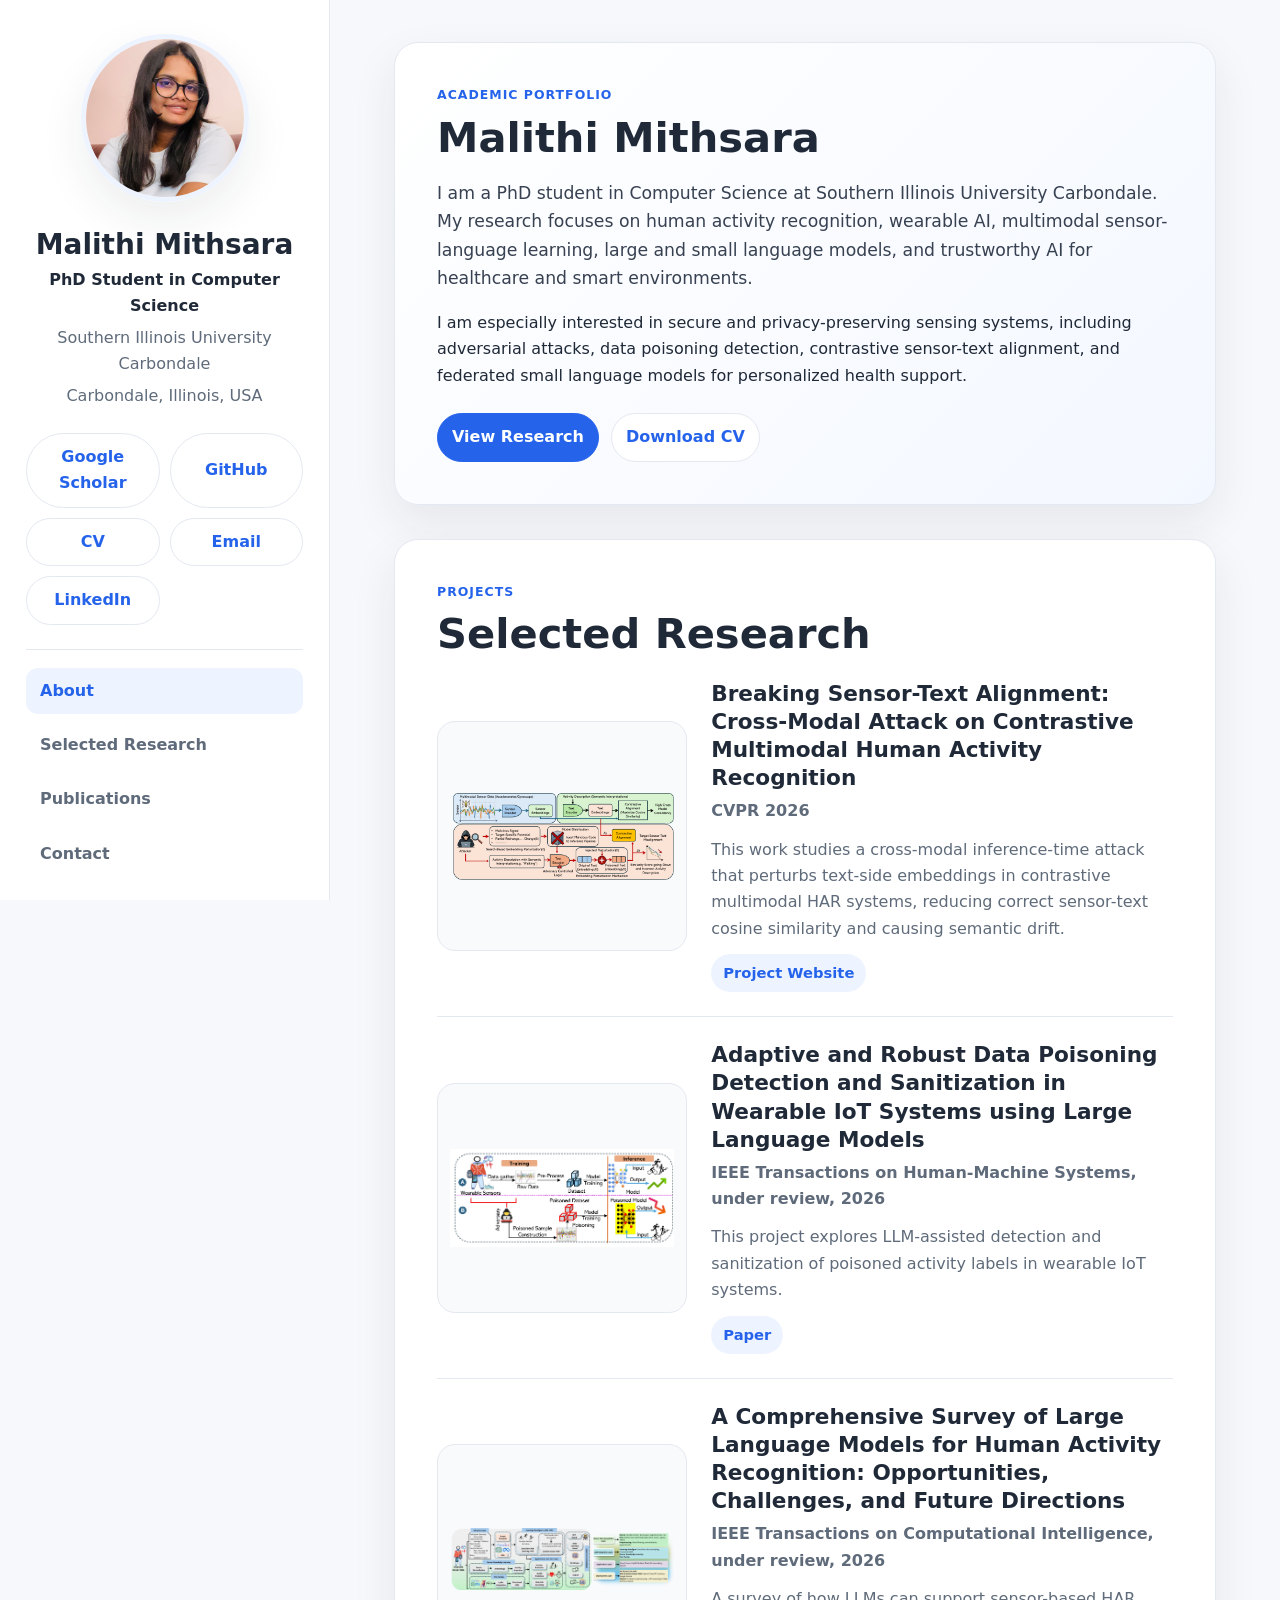
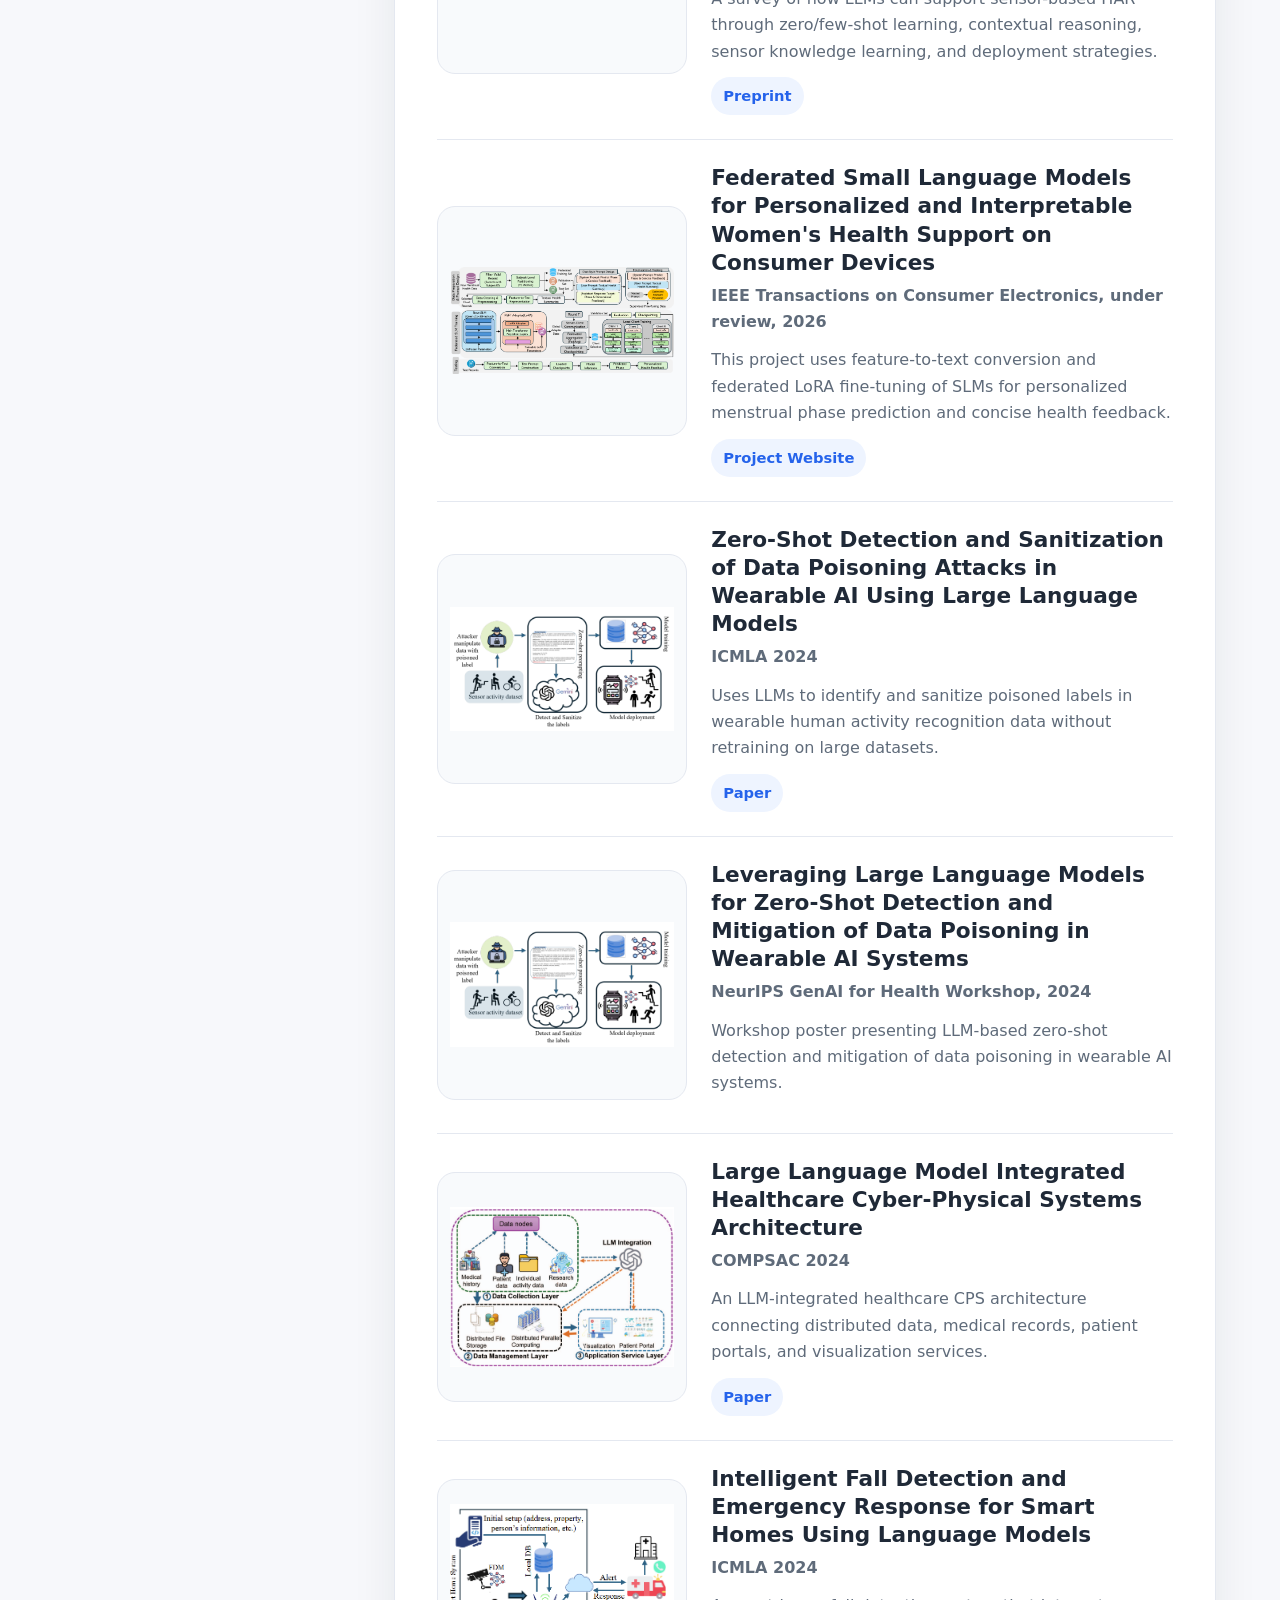
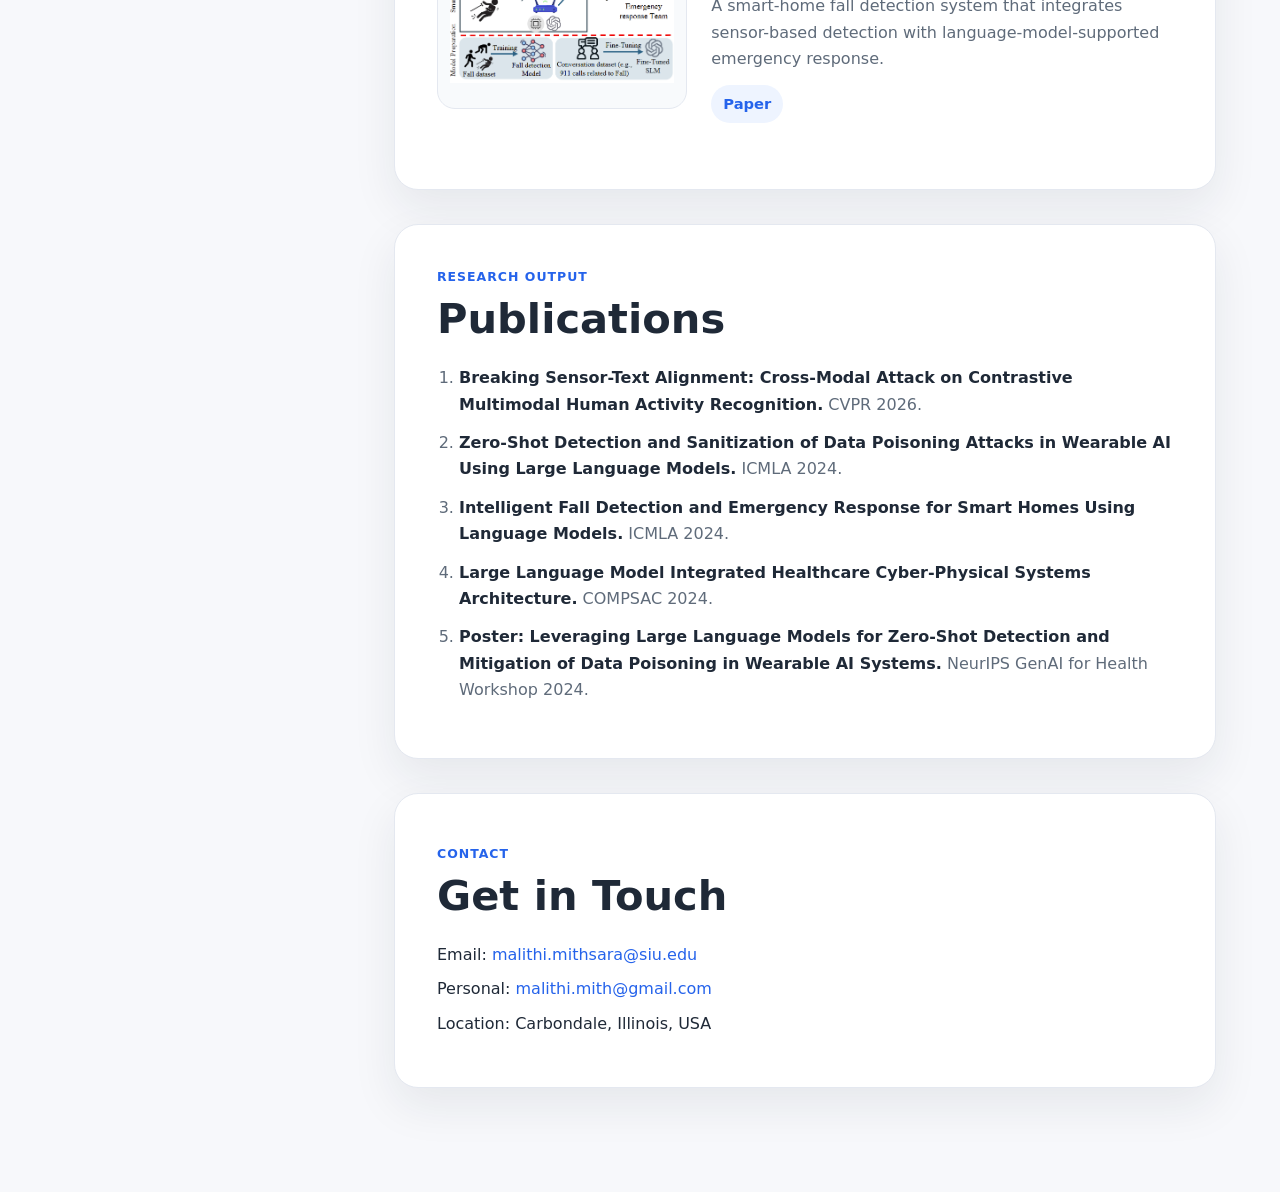
<file: index.html>
<!DOCTYPE html>
<html lang="en">
<head>
  <meta charset="UTF-8" />
  <meta name="viewport" content="width=device-width, initial-scale=1.0" />
  <title>Malithi Mithsara</title>
  <meta name="description" content="Academic portfolio of Malithi Mithsara, PhD student in Computer Science at Southern Illinois University." />
  <link rel="stylesheet" href="style.css" />
</head>
<body>
  <button class="menu-toggle" id="menuToggle" aria-label="Open navigation">☰</button>

  <aside class="sidebar" id="sidebar">
    <div class="profile-card">
      <img src="assets/profile.jpg" alt="Malithi Mithsara profile photo" class="profile-photo" />
      <h1>Malithi Mithsara</h1>
      <p class="role">PhD Student in Computer Science</p>
      <p class="affiliation">Southern Illinois University Carbondale</p>
      <p class="location">Carbondale, Illinois, USA</p>

      <div class="social-links">
        <a href="https://scholar.google.com/citations?user=gChnHewAAAAJ&hl=en&oi=ao" target="_blank" rel="noopener">Google Scholar</a>
        <a href="https://github.com/Malithi-gif" target="_blank" rel="noopener">GitHub</a>
        <a href="assets/Malithi_Mithsara_CV.pdf" target="_blank" rel="noopener">CV</a>
        <a href="mailto:malithi.mithsara@siu.edu">Email</a>
        <a href="https://www.linkedin.com/in/malithi-mithsara-6a6668156" target="_blank" rel="noopener">LinkedIn</a>
      </div>
    </div>

    <nav class="side-nav">
      <a href="#about">About</a>
      <a href="#research">Selected Research</a>
      <a href="#publications">Publications</a>
      <a href="#contact">Contact</a>
    </nav>
  </aside>

  <main class="content">
    <section id="about" class="section hero-section">
      <p class="eyebrow">Academic Portfolio</p>
      <h2>Malithi Mithsara</h2>
      <p class="intro">
        I am a PhD student in Computer Science at Southern Illinois University Carbondale. My research focuses on human activity recognition, wearable AI, multimodal sensor-language learning, large and small language models, and trustworthy AI for healthcare and smart environments.
      </p>
      <p>
        I am especially interested in secure and privacy-preserving sensing systems, including adversarial attacks, data poisoning detection, contrastive sensor-text alignment, and federated small language models for personalized health support.
      </p>
      <div class="hero-actions">
        <a class="button primary" href="#research">View Research</a>
        <a class="button" href="assets/Malithi_Mithsara_CV.pdf" target="_blank" rel="noopener">Download CV</a>
      </div>
    </section>

    <section id="research" class="section">
      <div class="section-heading">
        <p class="eyebrow">Projects</p>
        <h2>Selected Research</h2>
      </div>

      <article class="research-item">
        <div class="research-image-wrap"><img src="assets/cvpr-cross-modal-attack.png" alt="Cross-modal sensor-text attack overview" /></div>
        <div class="research-text">
          <h3>Breaking Sensor-Text Alignment: Cross-Modal Attack on Contrastive Multimodal Human Activity Recognition</h3>
          <p class="venue">CVPR 2026</p>
          <p>This work studies a cross-modal inference-time attack that perturbs text-side embeddings in contrastive multimodal HAR systems, reducing correct sensor-text cosine similarity and causing semantic drift.</p>
          <div class="links"><a href="https://malithi-gif.github.io/breaking-sensor-text/" target="_blank" rel="noopener">Project Website</a></div>
        </div>
      </article>

      <article class="research-item">
        <div class="research-image-wrap"><img src="assets/poisoning-training-inference.png" alt="Data poisoning attack diagram" /></div>
        <div class="research-text">
          <h3>Adaptive and Robust Data Poisoning Detection and Sanitization in Wearable IoT Systems using Large Language Models</h3>
          <p class="venue">IEEE Transactions on Human-Machine Systems, under review, 2026</p>
          <p>This project explores LLM-assisted detection and sanitization of poisoned activity labels in wearable IoT systems.</p>
          <div class="links"><a href="https://arxiv.org/abs/2511.02894" target="_blank" rel="noopener">Paper</a></div>
        </div>
      </article>

      <article class="research-item">
        <div class="research-image-wrap"><img src="assets/llm-har-survey.png" alt="LLM-HAR survey framework" /></div>
        <div class="research-text">
          <h3>A Comprehensive Survey of Large Language Models for Human Activity Recognition: Opportunities, Challenges, and Future Directions</h3>
          <p class="venue">IEEE Transactions on Computational Intelligence, under review, 2026</p>
          <p>A survey of how LLMs can support sensor-based HAR through zero/few-shot learning, contextual reasoning, sensor knowledge learning, and deployment strategies.</p>
          <div class="links"><a href="https://www.techrxiv.org/doi/full/10.36227/techrxiv.176162216.64823146/v1" target="_blank" rel="noopener">Preprint</a></div>
        </div>
      </article>

      <article class="research-item">
        <div class="research-image-wrap"><img src="assets/federated-womens-health.png" alt="Federated SLM for women's health framework" /></div>
        <div class="research-text">
          <h3>Federated Small Language Models for Personalized and Interpretable Women's Health Support on Consumer Devices</h3>
          <p class="venue">IEEE Transactions on Consumer Electronics, under review, 2026</p>
          <p>This project uses feature-to-text conversion and federated LoRA fine-tuning of SLMs for personalized menstrual phase prediction and concise health feedback.</p>
          <div class="links"><a href="https://malithi-gif.github.io/Federated_SLM_For_Women_Health/" target="_blank" rel="noopener">Project Website</a></div>
        </div>
      </article>

      <article class="research-item">
        <div class="research-image-wrap"><img src="assets/zero-shot-poisoning.png" alt="Zero-shot data poisoning detection pipeline" /></div>
        <div class="research-text">
          <h3>Zero-Shot Detection and Sanitization of Data Poisoning Attacks in Wearable AI Using Large Language Models</h3>
          <p class="venue">ICMLA 2024</p>
          <p>Uses LLMs to identify and sanitize poisoned labels in wearable human activity recognition data without retraining on large datasets.</p>
          <div class="links"><a href="https://ieeexplore.ieee.org/abstract/document/10903508" target="_blank" rel="noopener">Paper</a></div>
        </div>
      </article>

      <article class="research-item">
        <div class="research-image-wrap"><img src="assets/neurips-poster.png" alt="LLM-based wearable AI poisoning mitigation poster" /></div>
        <div class="research-text">
          <h3>Leveraging Large Language Models for Zero-Shot Detection and Mitigation of Data Poisoning in Wearable AI Systems</h3>
          <p class="venue">NeurIPS GenAI for Health Workshop, 2024</p>
          <p>Workshop poster presenting LLM-based zero-shot detection and mitigation of data poisoning in wearable AI systems.</p>
        </div>
      </article>

      <article class="research-item">
        <div class="research-image-wrap"><img src="assets/healthcare-cps.png" alt="Healthcare cyber-physical systems architecture" /></div>
        <div class="research-text">
          <h3>Large Language Model Integrated Healthcare Cyber-Physical Systems Architecture</h3>
          <p class="venue">COMPSAC 2024</p>
          <p>An LLM-integrated healthcare CPS architecture connecting distributed data, medical records, patient portals, and visualization services.</p>
          <div class="links"><a href="https://ieeexplore.ieee.org/stamp/stamp.jsp?arnumber=10633554" target="_blank" rel="noopener">Paper</a></div>
        </div>
      </article>

      <article class="research-item">
        <div class="research-image-wrap"><img src="assets/fall-detection.png" alt="Fall detection and emergency response framework" /></div>
        <div class="research-text">
          <h3>Intelligent Fall Detection and Emergency Response for Smart Homes Using Language Models</h3>
          <p class="venue">ICMLA 2024</p>
          <p>A smart-home fall detection system that integrates sensor-based detection with language-model-supported emergency response.</p>
          <div class="links"><a href="https://ieeexplore.ieee.org/abstract/document/10903502" target="_blank" rel="noopener">Paper</a></div>
        </div>
      </article>
    </section>

    <section id="publications" class="section">
      <div class="section-heading">
        <p class="eyebrow">Research Output</p>
        <h2>Publications</h2>
      </div>
      <ol class="publication-list">
        <li><strong>Breaking Sensor-Text Alignment: Cross-Modal Attack on Contrastive Multimodal Human Activity Recognition.</strong> CVPR 2026.</li>
        <li><strong>Zero-Shot Detection and Sanitization of Data Poisoning Attacks in Wearable AI Using Large Language Models.</strong> ICMLA 2024.</li>
        <li><strong>Intelligent Fall Detection and Emergency Response for Smart Homes Using Language Models.</strong> ICMLA 2024.</li>
        <li><strong>Large Language Model Integrated Healthcare Cyber-Physical Systems Architecture.</strong> COMPSAC 2024.</li>
        <li><strong>Poster: Leveraging Large Language Models for Zero-Shot Detection and Mitigation of Data Poisoning in Wearable AI Systems.</strong> NeurIPS GenAI for Health Workshop 2024.</li>
      </ol>
    </section>

    <section id="contact" class="section contact-section">
      <div class="section-heading">
        <p class="eyebrow">Contact</p>
        <h2>Get in Touch</h2>
      </div>
      <p>Email: <a href="mailto:malithi.mithsara@siu.edu">malithi.mithsara@siu.edu</a></p>
      <p>Personal: <a href="mailto:malithi.mith@gmail.com">malithi.mith@gmail.com</a></p>    
      <p>Location: Carbondale, Illinois, USA</p>
    </section>
  </main>

  <button class="to-top" id="toTop" aria-label="Back to top">↑</button>
  <script src="script.js"></script>
</body>
</html>
</file>
<file: style.css>
:root {
  --bg: #f7f8fb;
  --card: #ffffff;
  --text: #1f2937;
  --muted: #5f6b7a;
  --line: #e4e8f0;
  --accent: #2563eb;
  --accent-dark: #1e40af;
  --soft: #eef4ff;
  --shadow: 0 18px 45px rgba(31, 41, 55, 0.08);
}

* { box-sizing: border-box; }
html { scroll-behavior: smooth; }
body {
  margin: 0;
  font-family: Inter, ui-sans-serif, system-ui, -apple-system, BlinkMacSystemFont, "Segoe UI", sans-serif;
  background: var(--bg);
  color: var(--text);
  line-height: 1.65;
}
a { color: var(--accent); text-decoration: none; }
a:hover { color: var(--accent-dark); text-decoration: underline; }

.sidebar {
  position: fixed;
  inset: 0 auto 0 0;
  width: 330px;
  padding: 34px 26px;
  background: var(--card);
  border-right: 1px solid var(--line);
  overflow-y: auto;
  z-index: 20;
}
.profile-card { text-align: center; }
.profile-photo {
  width: 168px;
  height: 168px;
  border-radius: 50%;
  object-fit: cover;
  border: 5px solid var(--soft);
  box-shadow: var(--shadow);
}
.profile-card h1 {
  margin: 18px 0 4px;
  font-size: 1.75rem;
  line-height: 1.2;
}
.role, .affiliation, .location { margin: 5px 0; color: var(--muted); }
.role { font-weight: 700; color: var(--text); }
.social-links {
  display: grid;
  grid-template-columns: 1fr 1fr;
  gap: 10px;
  margin: 24px 0;
}
.social-links a, .button {
  display: inline-flex;
  justify-content: center;
  align-items: center;
  min-height: 42px;
  padding: 10px 14px;
  border: 1px solid var(--line);
  border-radius: 999px;
  background: var(--card);
  font-weight: 700;
  transition: transform .2s ease, box-shadow .2s ease, border-color .2s ease;
}
.social-links a:hover, .button:hover {
  transform: translateY(-2px);
  text-decoration: none;
  border-color: #b9c8ff;
  box-shadow: 0 10px 25px rgba(37, 99, 235, .12);
}
.side-nav {
  display: grid;
  gap: 8px;
  margin-top: 18px;
  border-top: 1px solid var(--line);
  padding-top: 18px;
}
.side-nav a {
  padding: 10px 14px;
  border-radius: 12px;
  color: var(--muted);
  font-weight: 700;
}
.side-nav a:hover, .side-nav a.active {
  background: var(--soft);
  color: var(--accent);
  text-decoration: none;
}

.content {
  margin-left: 330px;
  width: calc(100% - 330px);
  padding: 42px clamp(20px, 5vw, 76px) 70px;
}
.section {
  max-width: 1080px;
  margin: 0 auto 34px;
  background: var(--card);
  border: 1px solid var(--line);
  border-radius: 24px;
  padding: clamp(22px, 4vw, 42px);
  box-shadow: var(--shadow);
}
.hero-section { background: linear-gradient(135deg, #ffffff, #f3f7ff); }
.eyebrow {
  margin: 0 0 8px;
  color: var(--accent);
  font-weight: 800;
  text-transform: uppercase;
  letter-spacing: .08em;
  font-size: .78rem;
}
h2 { margin: 0 0 14px; font-size: clamp(1.75rem, 4vw, 2.6rem); line-height: 1.15; }
h3 { margin: 0 0 6px; font-size: clamp(1.05rem, 2vw, 1.35rem); line-height: 1.3; }
.intro { font-size: 1.08rem; color: #374151; }
.hero-actions { display: flex; flex-wrap: wrap; gap: 12px; margin-top: 24px; }
.button.primary { background: var(--accent); border-color: var(--accent); color: white; }
.button.primary:hover { color: white; }
.section-heading { margin-bottom: 22px; }

.research-item {
  display: grid;
  grid-template-columns: minmax(220px, 34%) 1fr;
  gap: 24px;
  align-items: center;
  padding: 24px 0;
  border-top: 1px solid var(--line);
}
.research-item:first-of-type { border-top: 0; padding-top: 0; }
.research-image-wrap {
  width: 100%;
  height: clamp(150px, 18vw, 230px);
  background: #f8fafc;
  border: 1px solid var(--line);
  border-radius: 18px;
  padding: 12px;
  display: flex;
  align-items: center;
  justify-content: center;
  overflow: hidden;
}
.research-image-wrap img {
  max-width: 100%;
  max-height: 100%;
  width: auto;
  height: auto;
  object-fit: contain;
  display: block;
}
.venue {
  margin: 0 0 10px;
  color: var(--accent-dark);
  font-weight: 800;
}
.research-text p { margin: 0 0 12px; color: var(--muted); }
.links { display: flex; flex-wrap: wrap; gap: 10px; }
.links a {
  display: inline-flex;
  padding: 7px 12px;
  border-radius: 999px;
  background: var(--soft);
  font-weight: 800;
  font-size: .92rem;
}
.links a:hover { text-decoration: none; background: #dfe9ff; }
.publication-list { padding-left: 22px; margin: 0; }
.publication-list li { margin-bottom: 12px; color: var(--muted); }
.publication-list strong { color: var(--text); }
.contact-section p { margin: 8px 0; }

.menu-toggle, .to-top {
  position: fixed;
  border: 0;
  border-radius: 50%;
  background: var(--accent);
  color: white;
  width: 46px;
  height: 46px;
  box-shadow: var(--shadow);
  cursor: pointer;
  z-index: 50;
}
.menu-toggle { display: none; top: 18px; left: 18px; font-size: 1.3rem; }
.to-top { right: 22px; bottom: 22px; opacity: 0; pointer-events: none; transition: opacity .2s ease; font-size: 1.3rem; }
.to-top.show { opacity: 1; pointer-events: auto; }

@media (max-width: 1024px) {
  .sidebar {
    transform: translateX(-100%);
    transition: transform .25s ease;
    width: min(330px, 88vw);
  }
  .sidebar.open { transform: translateX(0); }
  .menu-toggle { display: block; }
  .content {
    margin-left: 0;
    width: 100%;
    padding-top: 86px;
  }
}

@media (max-width: 760px) {
  .content { padding-left: 14px; padding-right: 14px; }
  .section { border-radius: 18px; padding: 22px; }
  .research-item { grid-template-columns: 1fr; gap: 14px; }
  .research-image-wrap { height: 190px; }
  .social-links { grid-template-columns: 1fr; }
  .hero-actions .button { width: 100%; }
}

@media (max-width: 420px) {
  .profile-photo { width: 132px; height: 132px; }
  .research-image-wrap { height: 155px; padding: 8px; }
  h2 { font-size: 1.65rem; }
}
</file>
